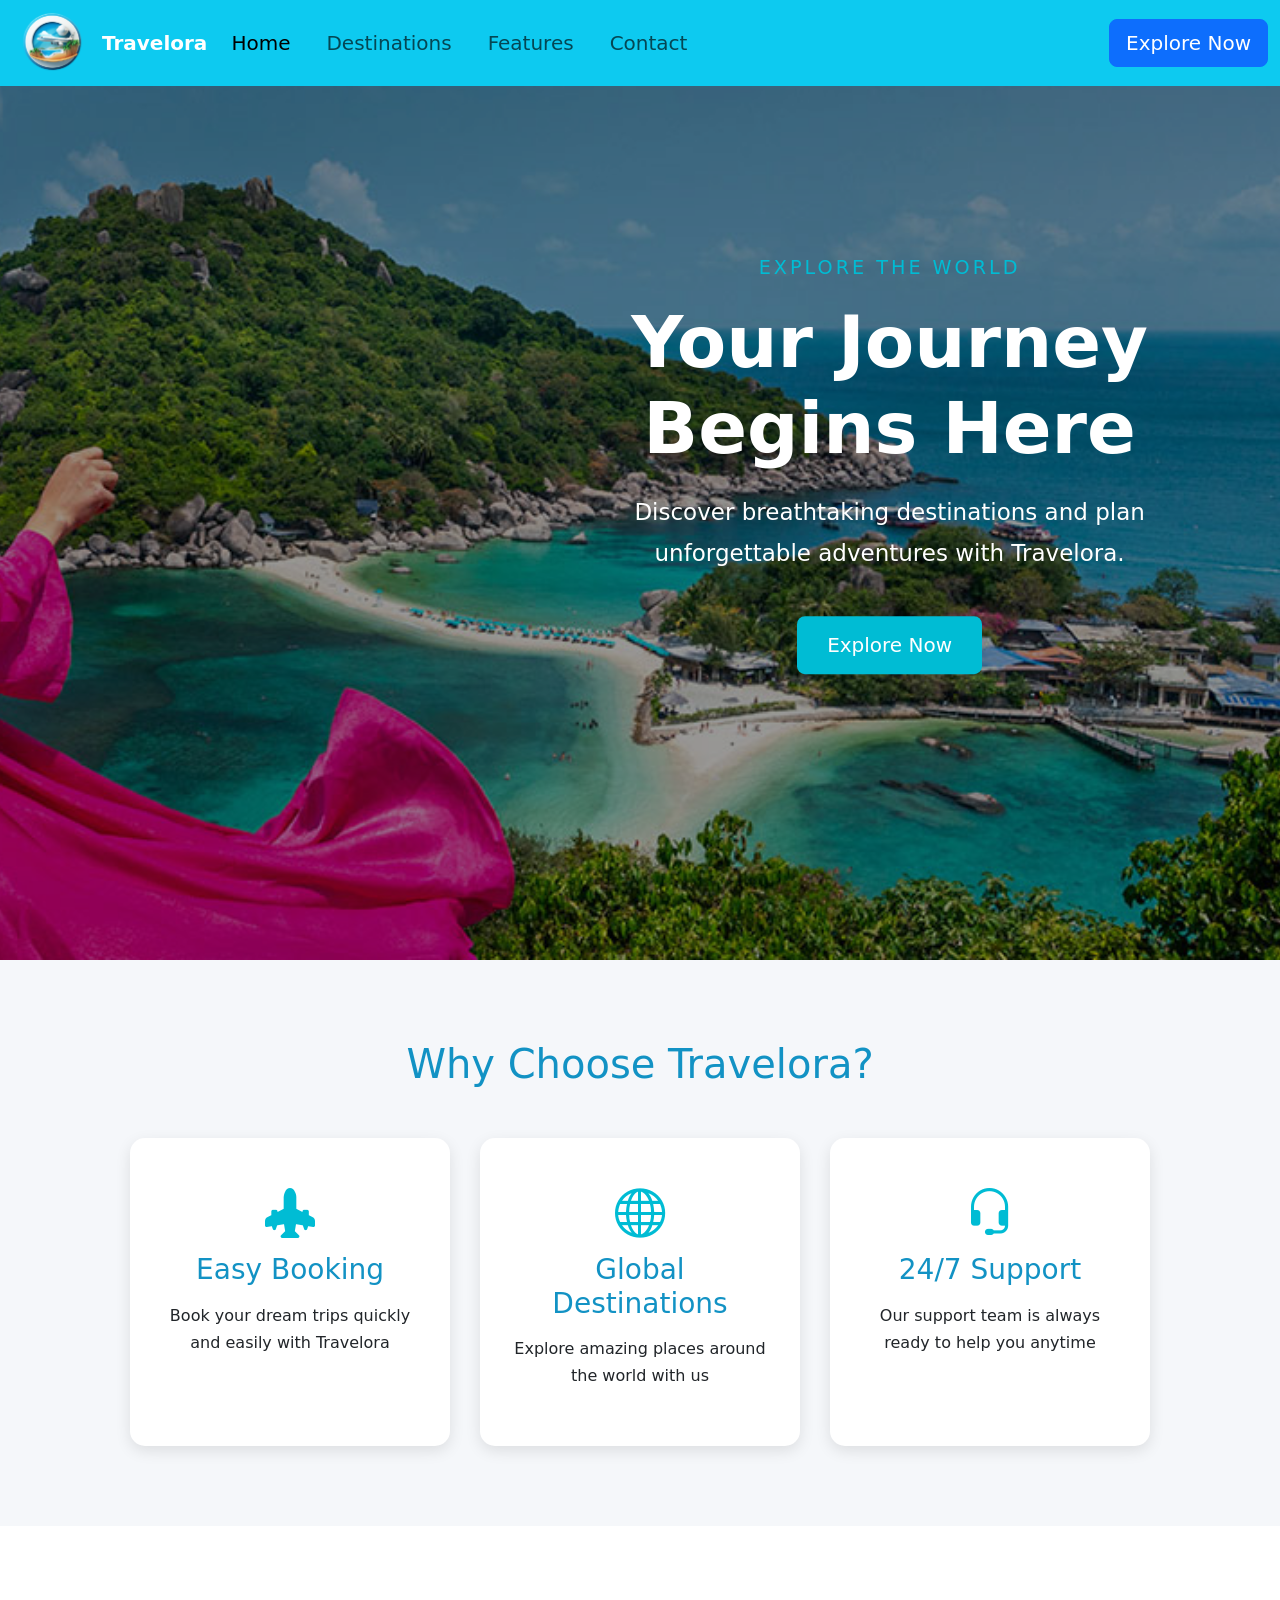
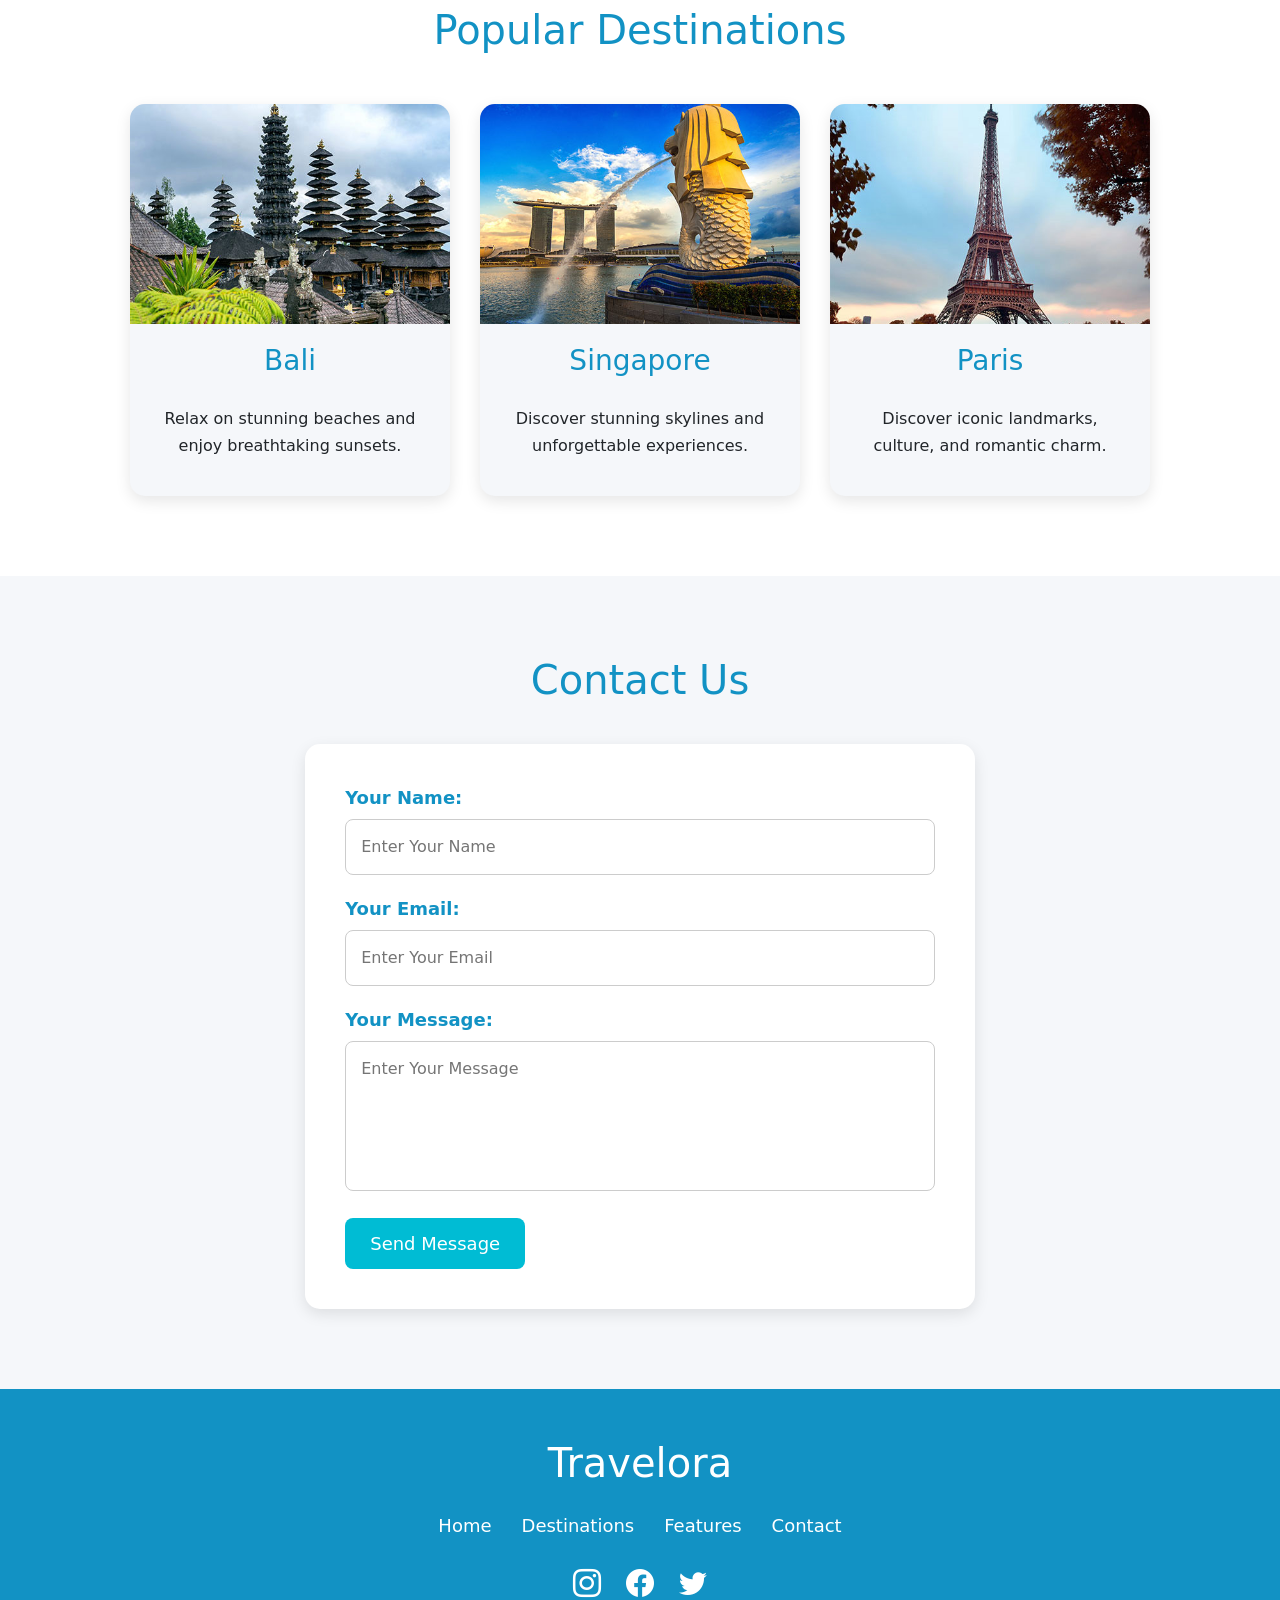
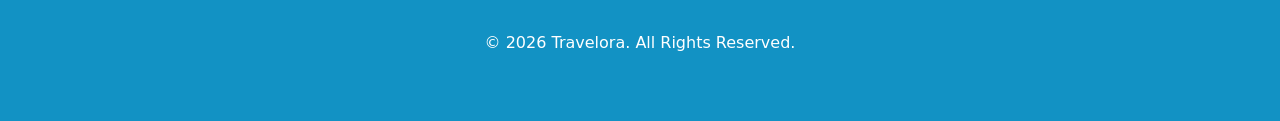
<file: index.html>
<!DOCTYPE html>
<html lang="en">
<head>
    <meta charset="UTF-8">
    <meta name="viewport" content="width=device-width, initial-scale=1.0">
    <title>Travelora</title>
    <link rel="stylesheet" href="style.css" type="text/css"/>
    <link href="https://cdn.jsdelivr.net/npm/bootstrap@5.0.2/dist/css/bootstrap.min.css" rel="stylesheet" integrity="sha384-EVSTQN3/azprG1Anm3QDgpJLIm9Nao0Yz1ztcQTwFspd3yD65VohhpuuCOmLASjC" crossorigin="anonymous">
<script src="https://cdn.jsdelivr.net/npm/@popperjs/core@2.9.2/dist/umd/popper.min.js" integrity="sha384-IQsoLXl5PILFhosVNubq5LC7Qb9DXgDA9i+tQ8Zj3iwWAwPtgFTxbJ8NT4GN1R8p" crossorigin="anonymous"></script>
<script src="https://cdn.jsdelivr.net/npm/bootstrap@5.0.2/dist/js/bootstrap.min.js" integrity="sha384-cVKIPhGWiC2Al4u+LWgxfKTRIcfu0JTxR+EQDz/bgldoEyl4H0zUF0QKbrJ0EcQF" crossorigin="anonymous"></script>
<link rel="stylesheet" href="https://cdn.jsdelivr.net/npm/bootstrap-icons@1.11.3/font/bootstrap-icons.min.css">
</head>
<body>
  <header>
<nav class="navbar navbar-expand-lg navbar-light bg-info fixed-top">
    <div class="container-fluid">
       <img  class="logo" src="logo img.png" alt="logo not found">
        <a class="navbar-brand " href="#">Travelora</a>
        
           <button class="navbar-toggler" type="button" data-bs-toggle="collapse" data-bs-target="#navbarSupportedContent" aria-controls="navbarSupportedContent" aria-expanded="false" aria-label="Toggle navigation">
      <span class="navbar-toggler-icon"></span>
    </button>
      <div class="collapse navbar-collapse" id="navbarSupportedContent">
       <ul class="navbar-nav me-auto mb-2 mb-lg-0 "> 
        <li class="nav-item">
          <a class="nav-link active" aria-current="page" href="#home">Home</a>
        </li>
        <li class="nav-item">
          <a class="nav-link" href="#destinations">Destinations</a>
        </li>
        <li class="nav-item">
          <a class="nav-link" href="#features">Features</a>
        </li>
        <li class="nav-item">
          <a class="nav-link" href="#contact">Contact</a>
        </li>
       </ul>
        <button class="btn btn-primary btn-lg" type="submit">Explore Now</button>
      
      </div>
          </div>
</nav>
  </header>

<main>
<section class="hero-section" id="home">
    <img src="hero-img.jpg" alt="Travel Image" class="hero-img">

    <div class="hero-content">

        <h5> EXPLORE THE WORLD</h5>
        <h1>
            Your Journey <br>
            Begins Here
        </h1>
        <p>
            Discover breathtaking destinations and
            plan unforgettable adventures with Travelora.
        </p>
        <button class="hero-btn">
            Explore Now
        </button>

    </div>
</section>

<section class="feature-section" id="features">
  <div class="container">
    <h2 class="feature-title">Why Choose Travelora?</h2>
    <div class="feature-container">
      <div class="feature-card">
       <i class="bi bi-airplane-engines-fill"></i>
        <h3>Easy Booking</h3>
        <p> Book your dream trips quickly and easily with Travelora</p>
      </div>
       <div class="feature-card">
        <i class="bi bi-globe"></i>
        <h3>Global Destinations</h3>
        <p> Explore amazing places around the world with us</p>
      </div>
       <div class="feature-card">
        <i class="bi bi-headset"></i>
        <h3>24/7 Support</h3>
        <p>Our support team is always ready to help you anytime</p>
      </div>
    </div>
  </div>
</section>


<section class="destination-section" id="destinations">
   <div class="container">
    <h2 class="destination-title">Popular Destinations</h2>
    <div class="destination-container">
      <div class="destination-card">
        <img src="destination-1.jpg" alt="destination image not found">
        <h3>Bali</h3>
       <p>Relax on stunning beaches and enjoy breathtaking sunsets.</p>
      </div>
       <div class="destination-card">
         <img src="destination-2.jpg" alt="destination image not found">
      <h3>Singapore</h3>
      <p>Discover stunning skylines and unforgettable experiences.</p>
      </div>
       <div class="destination-card">
         <img src="destination-3.jpg" alt="destination image not found">
        <h3>Paris</h3>
        <p> Discover iconic landmarks, culture, and romantic charm.</p>
      </div>
    </div>

  </div>
</section>

</main>
<section class="contact-section" id="contact">

    <div class="container">

        <h2 class="contact-title"> Contact Us </h2>
        <form class="contact-form" action="success.html" method="get"> 
           <label>Your Name:</label>
            <input type="text" name="name"placeholder="Enter Your Name" required>
            <label>Your Email:</label>
            <input type="email" name="email"placeholder="Enter Your Email"required>
           <label>Your Message:</label>
            <textarea placeholder="Enter Your Message"required></textarea>
            <button type="submit">Send Message </button>

        </form>

    </div>

</section>

<footer class="footer-section">

    <div class="container">

        <h2 class="footer-heading"> Travelora </h2>

        <div class="footer-links">

            <a href="#home">Home</a>
            <a href="#destinations">Destinations</a>
            <a href="#features">Features</a>
            <a href="#contact">Contact</a>

        </div>


        <div class="social-icons">
            <i class="bi bi-instagram"></i>
            <i class="bi bi-facebook"></i>
            <i class="bi bi-twitter"></i>
        </div>
        <p class="footer-text">
            © 2026 Travelora. All Rights Reserved.
        </p>
    </div>
</footer>

</body>
</html>
</file>
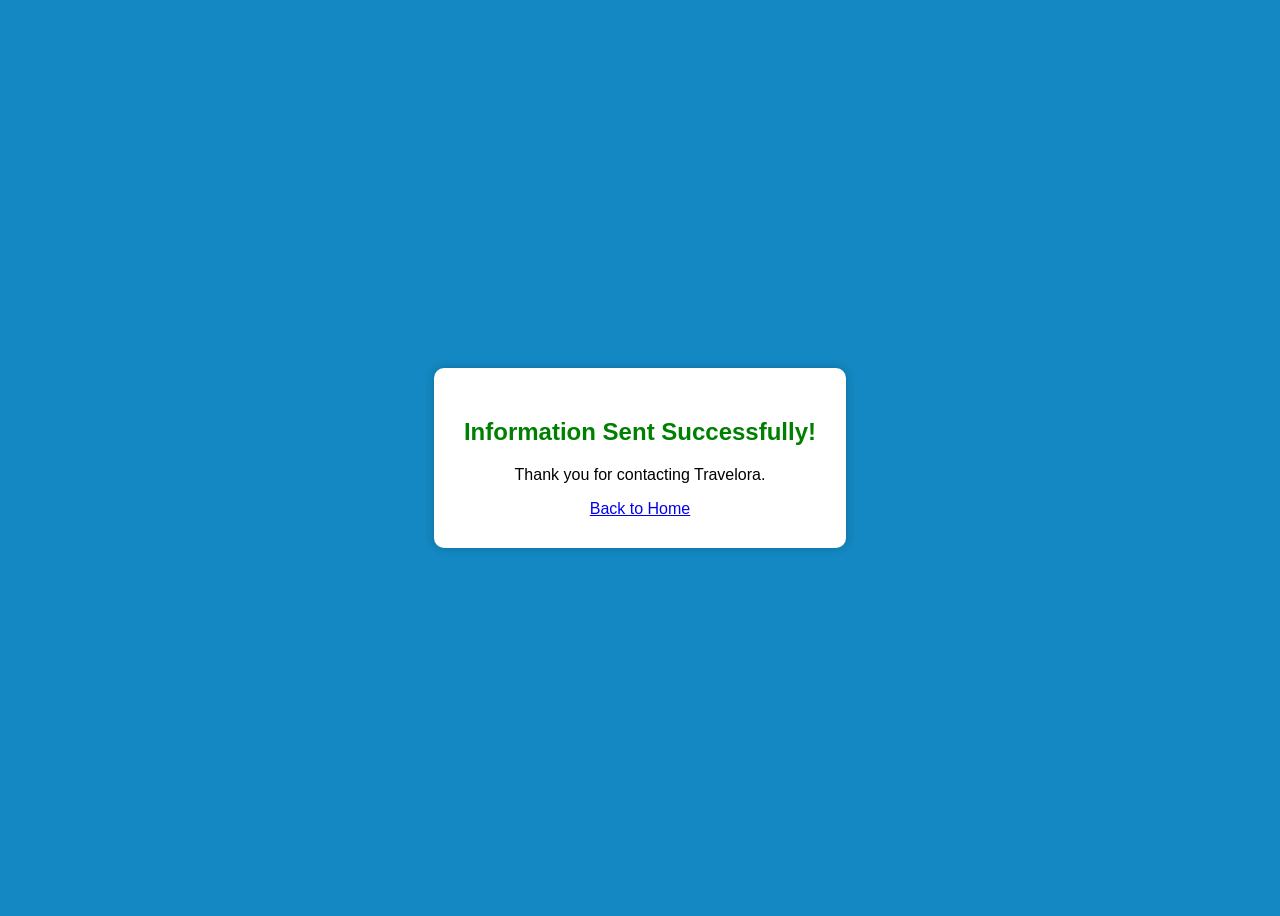
<file: success.html>
<!DOCTYPE html>
<html lang="en">
<head>
    <meta charset="UTF-8">
    <meta name="viewport" content="width=device-width, initial-scale=1.0">
    <title>Success</title>
    <style>
        body{
            display:flex;
            justify-content:center;
            align-items:center;
            height:100vh;
            font-family:Arial,sans-serif;
            background:rgb(19, 136, 194);
        }

        .success-box{
            background:white;
            padding:30px;
            border-radius:10px;
            box-shadow:0 0 10px rgba(0,0,0,0.2);
            text-align:center;
        }

        h2{
            color:green;
        }
    </style>
</head>
<body>

<div class="success-box">
    <h2>Information Sent Successfully!</h2>
    <p>Thank you for contacting Travelora.</p>
    <a href="index.html">Back to Home</a>
</div>

</body>
</html>
</file>
<file: style.css>
body{
    padding-top:60px;
}
html{
    scroll-behavior:smooth;
}
.navbar-nav{
    
    gap:20px;
    font-size:20px;

}

.navbar-brand{
    font-size: 35px;
    font-weight: 700;
    color: white !important;
}
.logo{
     width:80px;
    height:70px;
    object-fit:cover;
    margin-right:10px;

}
.nav-link:hover{
 color:white !important;
    background-color:rgba(17, 17, 159, 0.347);

}

.hero-section{

    position:relative;
    width:100%;
    height:100vh;
    overflow:hidden;
}

.hero-img{

    width:100%;
    height:100%;
    object-fit:cover;
    filter:brightness(60%);
}

.hero-content{
    position:absolute;
    top:45%;
    right:8%;
    transform:translateY(-50%);
    color:white;
    animation:fadeUp 1.5s ease;
    width:45%;
    text-align:center;
}


.hero-content h5{
    font-size:1.2rem;
    letter-spacing:3px;
    margin-bottom:20px;
    color:#00bcd4;
    text-align:center;
}

.hero-content h1{
    font-size:4.5rem;
    font-weight:700;
    line-height:1.2;
    margin-bottom:20px;
}

.hero-content p{
      font-size:23px;
    line-height:1.8;
    width:100%;
}

 .hero-btn{
    background:#00bcd4;
    color:white;
    border:none;
    padding:14px 30px;
    border-radius:8px;
    margin-top:25px;
    font-size:20px;
}

.hero-btn:hover{
    background:white;
    color:#0d47a1;
    box-shadow:0 5px 15px rgba(0,0,0,0.3);
}


@keyframes fadeUp{

    from{

        opacity:0;

        transform:translateY(50px);
    }

    to{

        opacity:1;

        transform:translateY(-50%);
    }
}


.feature-section{
    padding:80px 20px;
    background:#f5f7fa;
}

.feature-title{
    text-align:center;
    font-size:40px;
    margin-bottom:50px;
    color:#1292c4;
}

.feature-container{
    display:flex;
    justify-content:center;
    gap:30px;
    flex-wrap:wrap;
}

.feature-card{
    background:white;
    width:320px;
    padding:40px 25px;
    text-align:center;
    border-radius:15px;
    box-shadow:0 5px 15px rgba(0,0,0,0.1);
    transition:0.3s;
}

.feature-card:hover{
    transform:translateY(-10px);
}

.feature-card i{
    font-size:50px;
    color:#00bcd4;
    margin-bottom:20px;
}

.feature-card h3{
    margin-bottom:15px;
    color:#1292c4;
}

.feature-card p{
    font-size:16px;
    line-height:1.7;
}

.destination-section{
    padding:80px 20px;
    background:white;
}

.destination-title{
    text-align:center;
    font-size:40px;
    margin-bottom:50px;
    color:#1292c4;

}

.destination-container{
    display:flex;
    justify-content:center;
    gap:30px;
    flex-wrap:wrap;
}

.destination-card{

    width:320px;
    background:#f5f7fa;
    border-radius:15px;
    overflow:hidden;
    box-shadow:0 5px 15px rgba(0,0,0,0.1);
    transition:0.3s;
}

.destination-card:hover{

    transform:translateY(-30px);
}

.destination-card img{
    width:100%;
    height:220px;
    object-fit:cover;
}

.destination-card h3{
    text-align:center;
    margin-top:20px;
    color:#1292c4;
    
}
.destination-card p{
    text-align:center;
    padding:20px;
    line-height:1.7;
}

.contact-section{
    padding:80px 20px;
    background:#f5f7fa;
}

.contact-title{
    text-align:center;
    font-size:40px;
    margin-bottom:40px;
    color:#1292c4;
}


.contact-form{

    width:60%;
    margin:auto;
    background:white;
    padding:40px;
    border-radius:15px;
    box-shadow:0 5px 15px rgba(0,0,0,0.1);
}

.contact-form label{
    color:#1292c4;
    font-size:18px;
    font-weight:600;
    margin-bottom:8px;
    display:block;
}



.contact-form input,
.contact-form textarea{

    width:100%;
    padding:15px;
    margin-bottom:20px;
    border:1px solid #ccc;
    border-radius:8px;
    font-size:16px;

}

.contact-form textarea{
   height:150px;
    resize:none;
}

.contact-form button{

    background:#00bcd4;
    color:white;
    border:none;
    padding:12px 25px;
    border-radius:8px;
    font-size:18px;
    transition:0.3s;
}

.contact-form button:hover{
    background:#0d47a1;
}

.footer-section{
    background:#1292c4;
    color:white;
    text-align:center;
    padding:50px 20px;
}

.footer-heading{

    font-size:40px;
    margin-bottom:25px;
}


.footer-links{

    display:flex;
    justify-content:center;
    gap:30px;
    flex-wrap:wrap;
    margin-bottom:25px;
}





.footer-links a{
    color:white;
    text-decoration:none;
    font-size:18px;
    transition:0.3s;
}


.footer-links a:hover{

    color:#00bcd4;
}


.social-icons{

    margin-bottom:25px;
}



.social-icons i{

    font-size:28px;
    margin:0 10px;
    transition:0.3s;
}





.social-icons i:hover{

    color:#00bcd4;
    transform:scale(1.2);
}



.footer-text{

    font-size:16px;
}
@media (max-width:768px){

    .hero-content{
        width:90%;
        right:5%;
    }

    .hero-content h1{
        font-size:2.5rem;
    }

    .hero-content p{
        font-size:18px;
    }

    .contact-form{
        width:95%;
    }

    .navbar-nav{
        text-align:center;
    }

    .feature-card,
    .destination-card{
        width:100%;
    }
}
@media (min-width:769px) and (max-width:1024px){

    .hero-content{
        width:60%;
    }

    .hero-content h1{
        font-size:3.5rem;
    }

    .contact-form{
        width:80%;
    }
}
</file>
